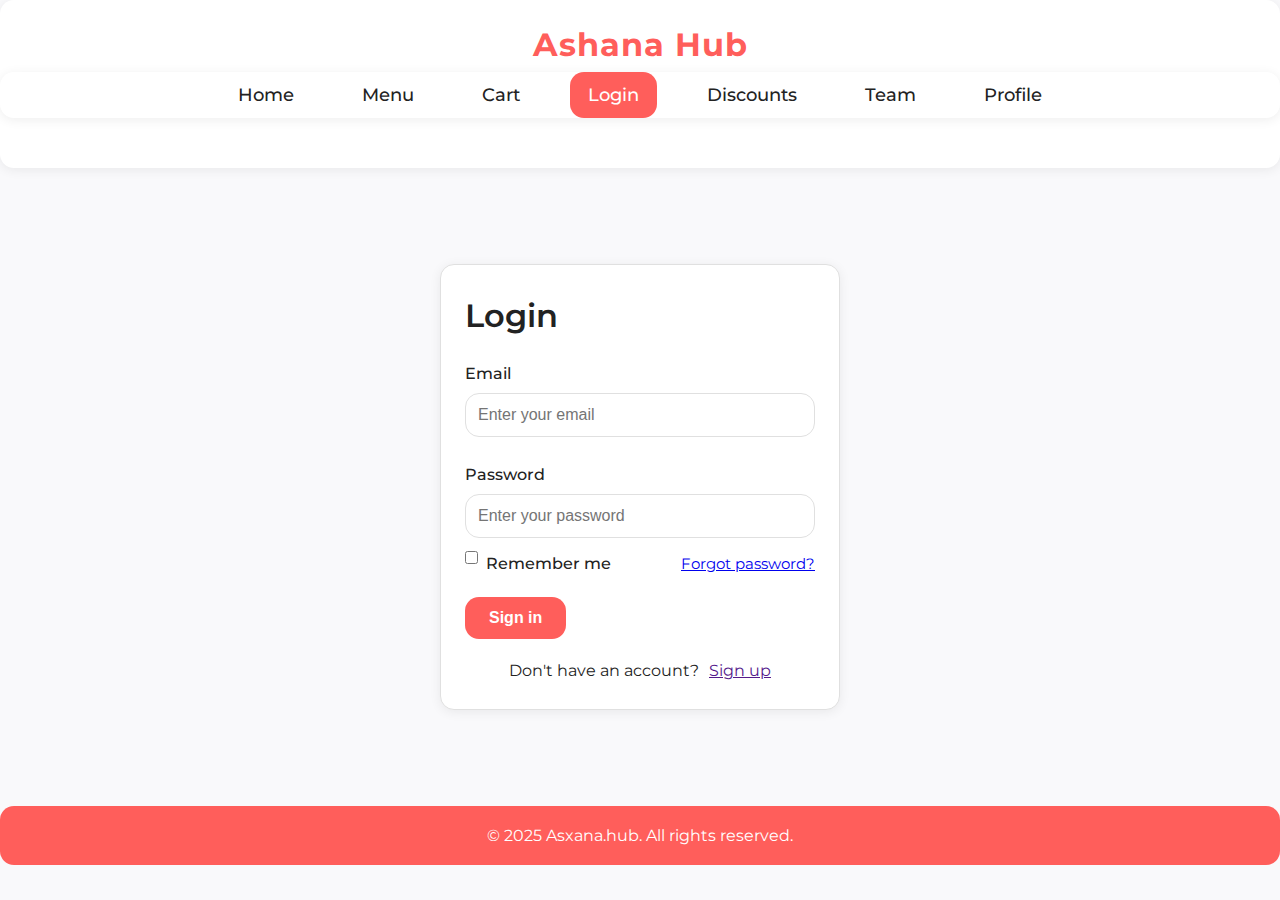
<file: auth.html>
<!DOCTYPE html>
<html lang="en">
<head>
    <meta charset="UTF-8">
    <meta name="viewport" content="width=device-width, initial-scale=1.0">
    <title>Authorization</title>
    <link href="https://fonts.googleapis.com/css2?family=Montserrat:wght@400;600&family=Poppins:wght@300;400&display=swap" rel="stylesheet">
    <link rel="stylesheet" href="styles/theme.css">
</head>
<body class="no-margin">
        <header>
            <div class="navbar-container">
                <div class="navbar-logo">Ashana Hub</div>
                <nav class="navbar-links">
                    <a href="index.html">Home</a>
                    <a href="menu.html">Menu</a>
                    <a href="cart.html">Cart</a>
                    <a href="auth.html" class="active">Login</a>
                    <a href="discounts.html">Discounts</a>
                    <a href="team.html">Team</a>
                    <a href="profile.html">Profile</a>
                </nav>
            </div>
        </header>

        <main class="container">
            <section class="card" style="max-width:400px;margin:40px auto;">
                <h1>Login</h1>
                <form>
                    <label for="Email">Email</label>
                    <input type="email" name="email" id="Email" placeholder="Enter your email">

                    <label for="Password">Password</label>
                    <input type="password" name="password" id="Password" placeholder="Enter your password">

                    <div style="display:flex;justify-content:space-between;align-items:center;margin-bottom:12px;white-space:nowrap;">
                        <div style="display:flex;align-items:center;">
                            <input type="checkbox" id="Remember" style="margin-right:8px;">
                            <label for="Remember" style="margin:0;">Remember me</label>
                        </div>
                        <a href="#" style="font-size:0.95em;">Forgot password?</a>
                    </div>

                    <button type="submit">Sign in</button>
                    <div style="margin-top:18px;text-align:center;">
                        <span style="font-size:0.97em;">Don't have an account?</span>
                        <a href="" style="margin-left:6px;">Sign up</a>
                    </div>
                </form>
            </section>
        </main>

        <footer class="footer">
            <p>© 2025 Asxana.hub. All rights reserved.</p>
        </footer>
        <script src="scripts/auth.js"></script>
</body>
</html>
</file>
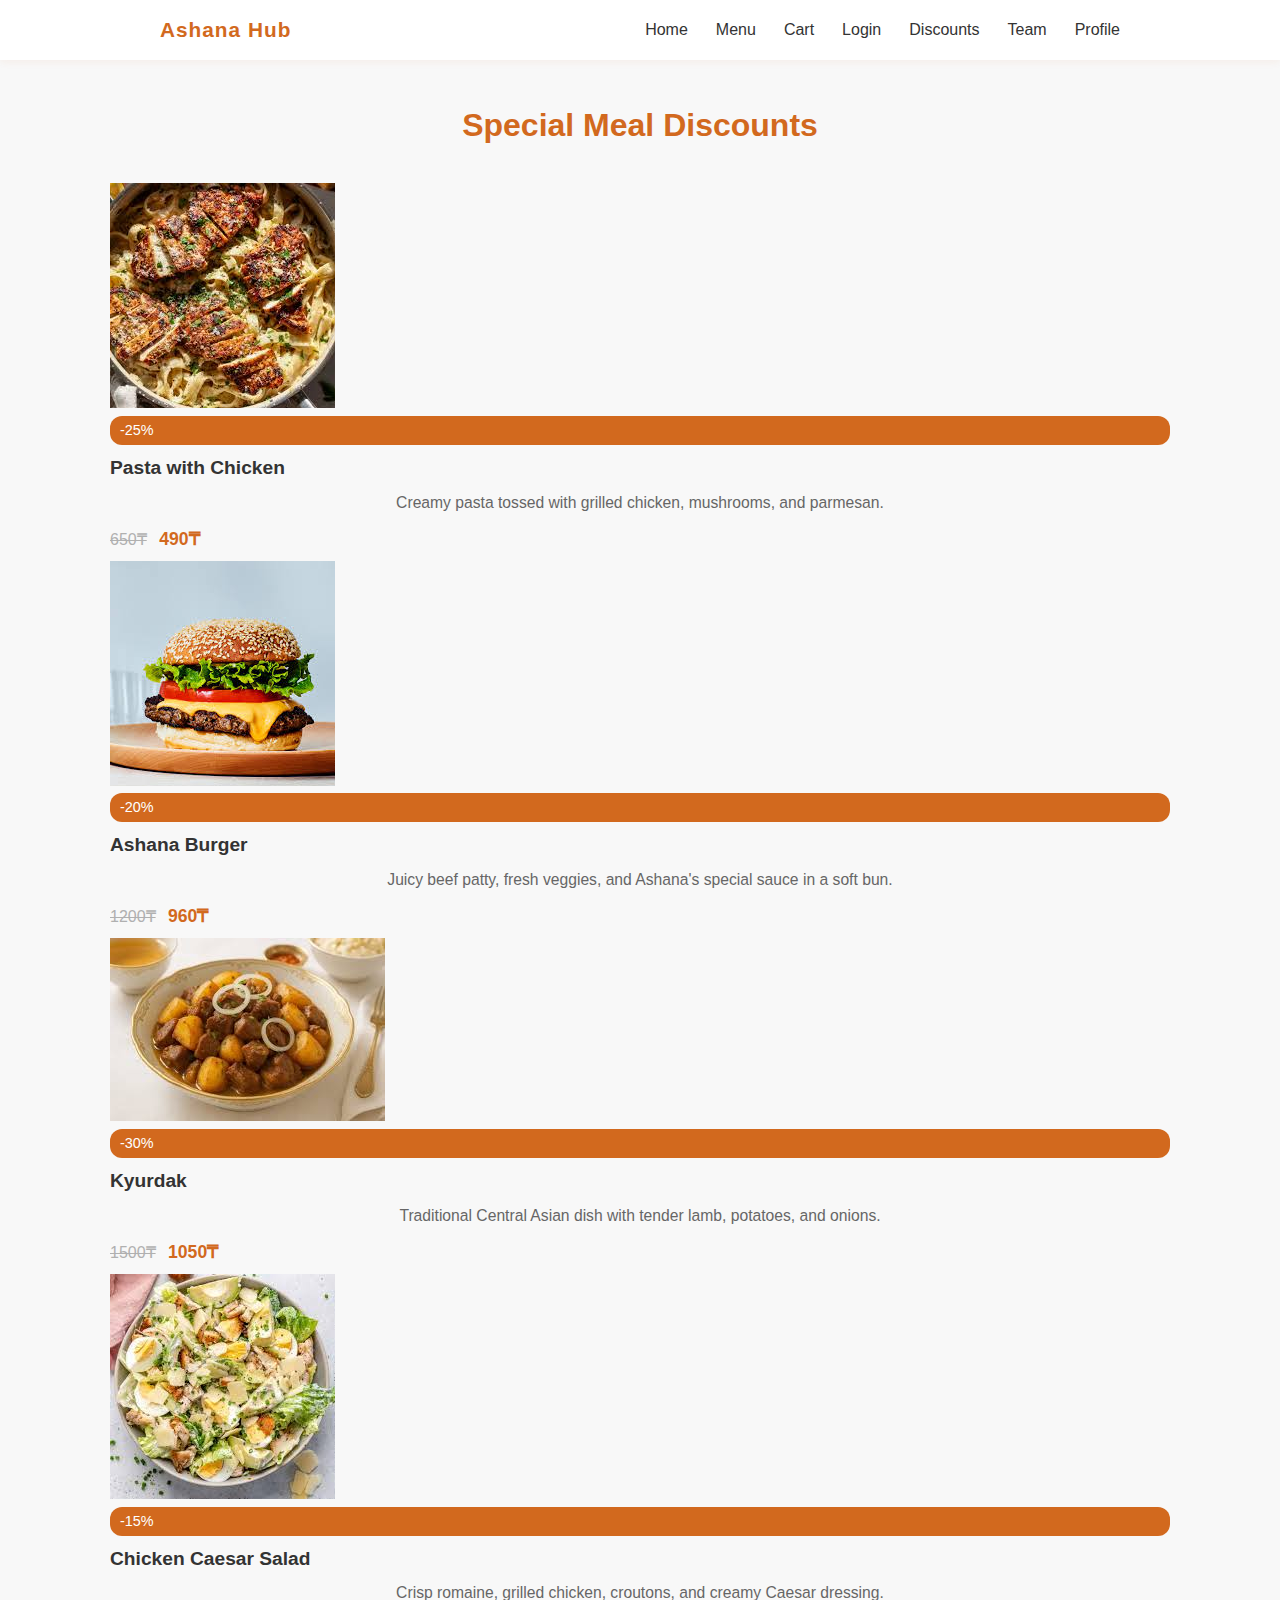
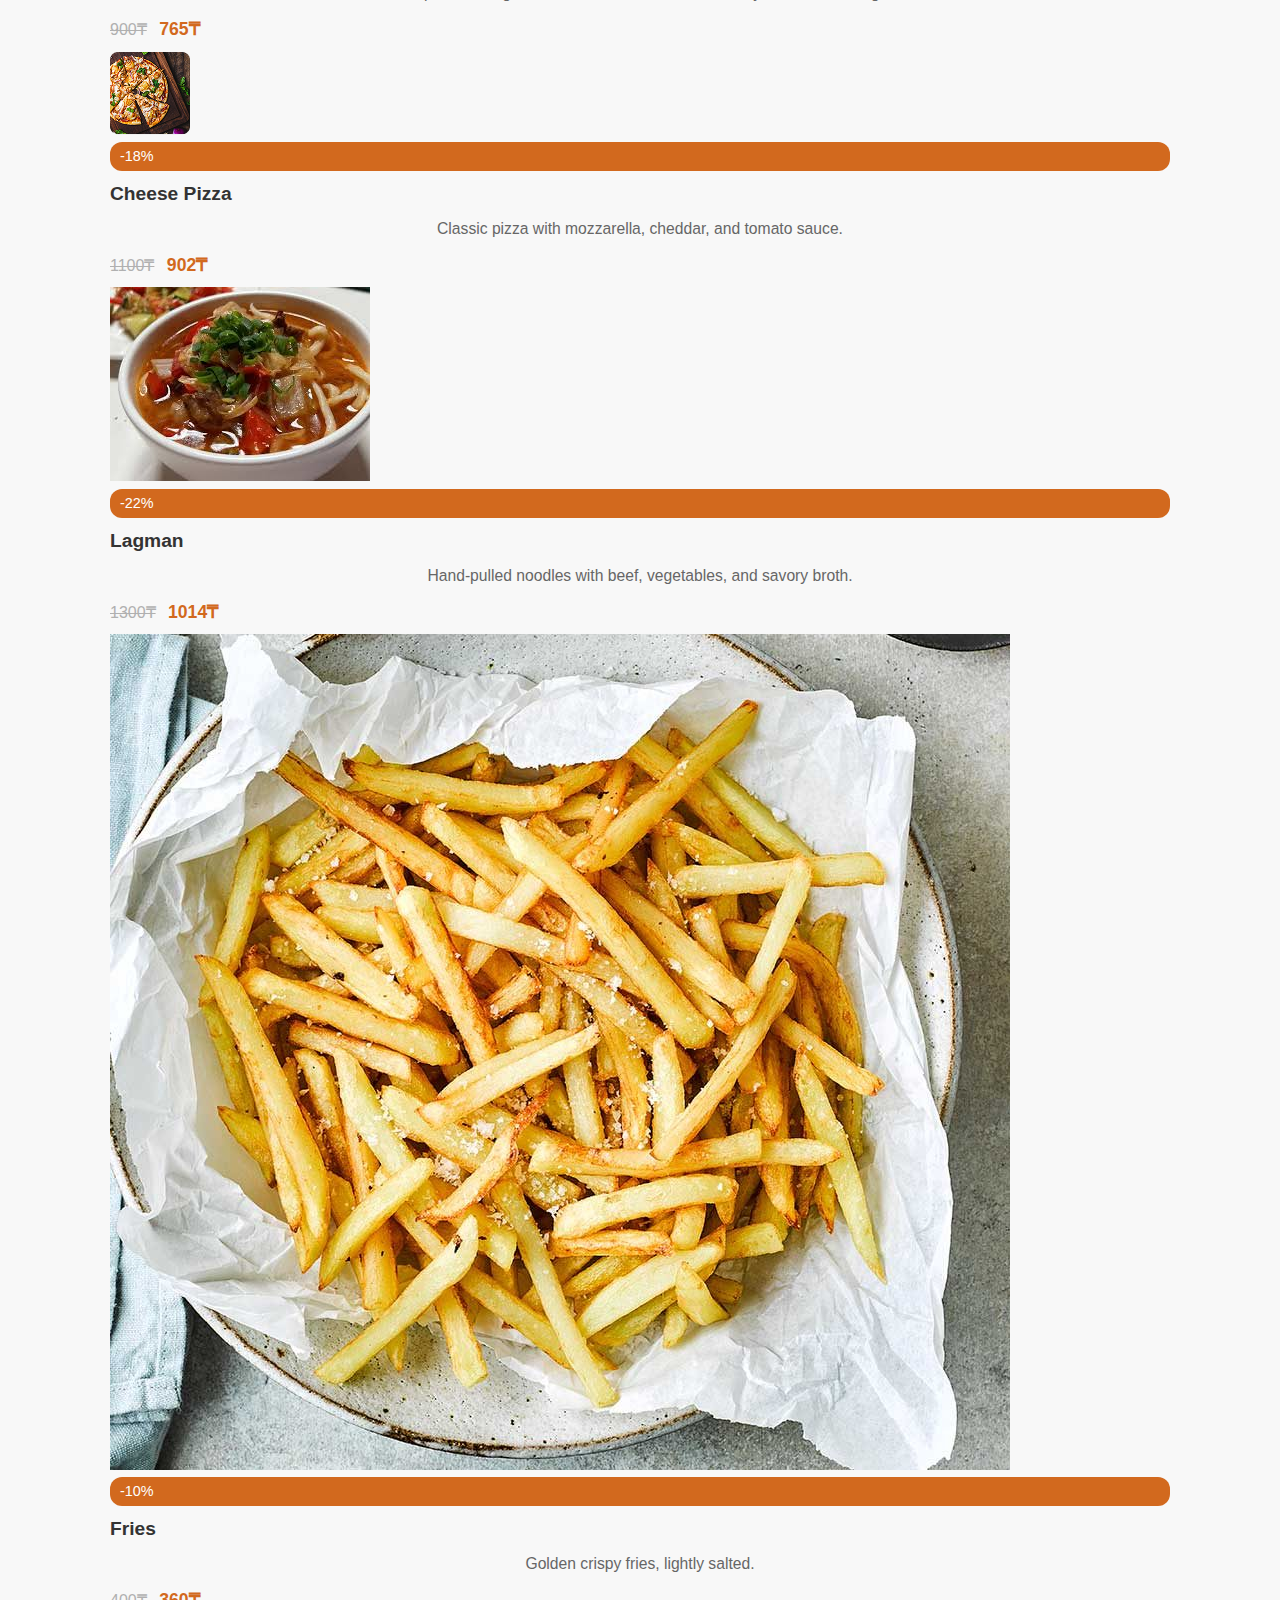
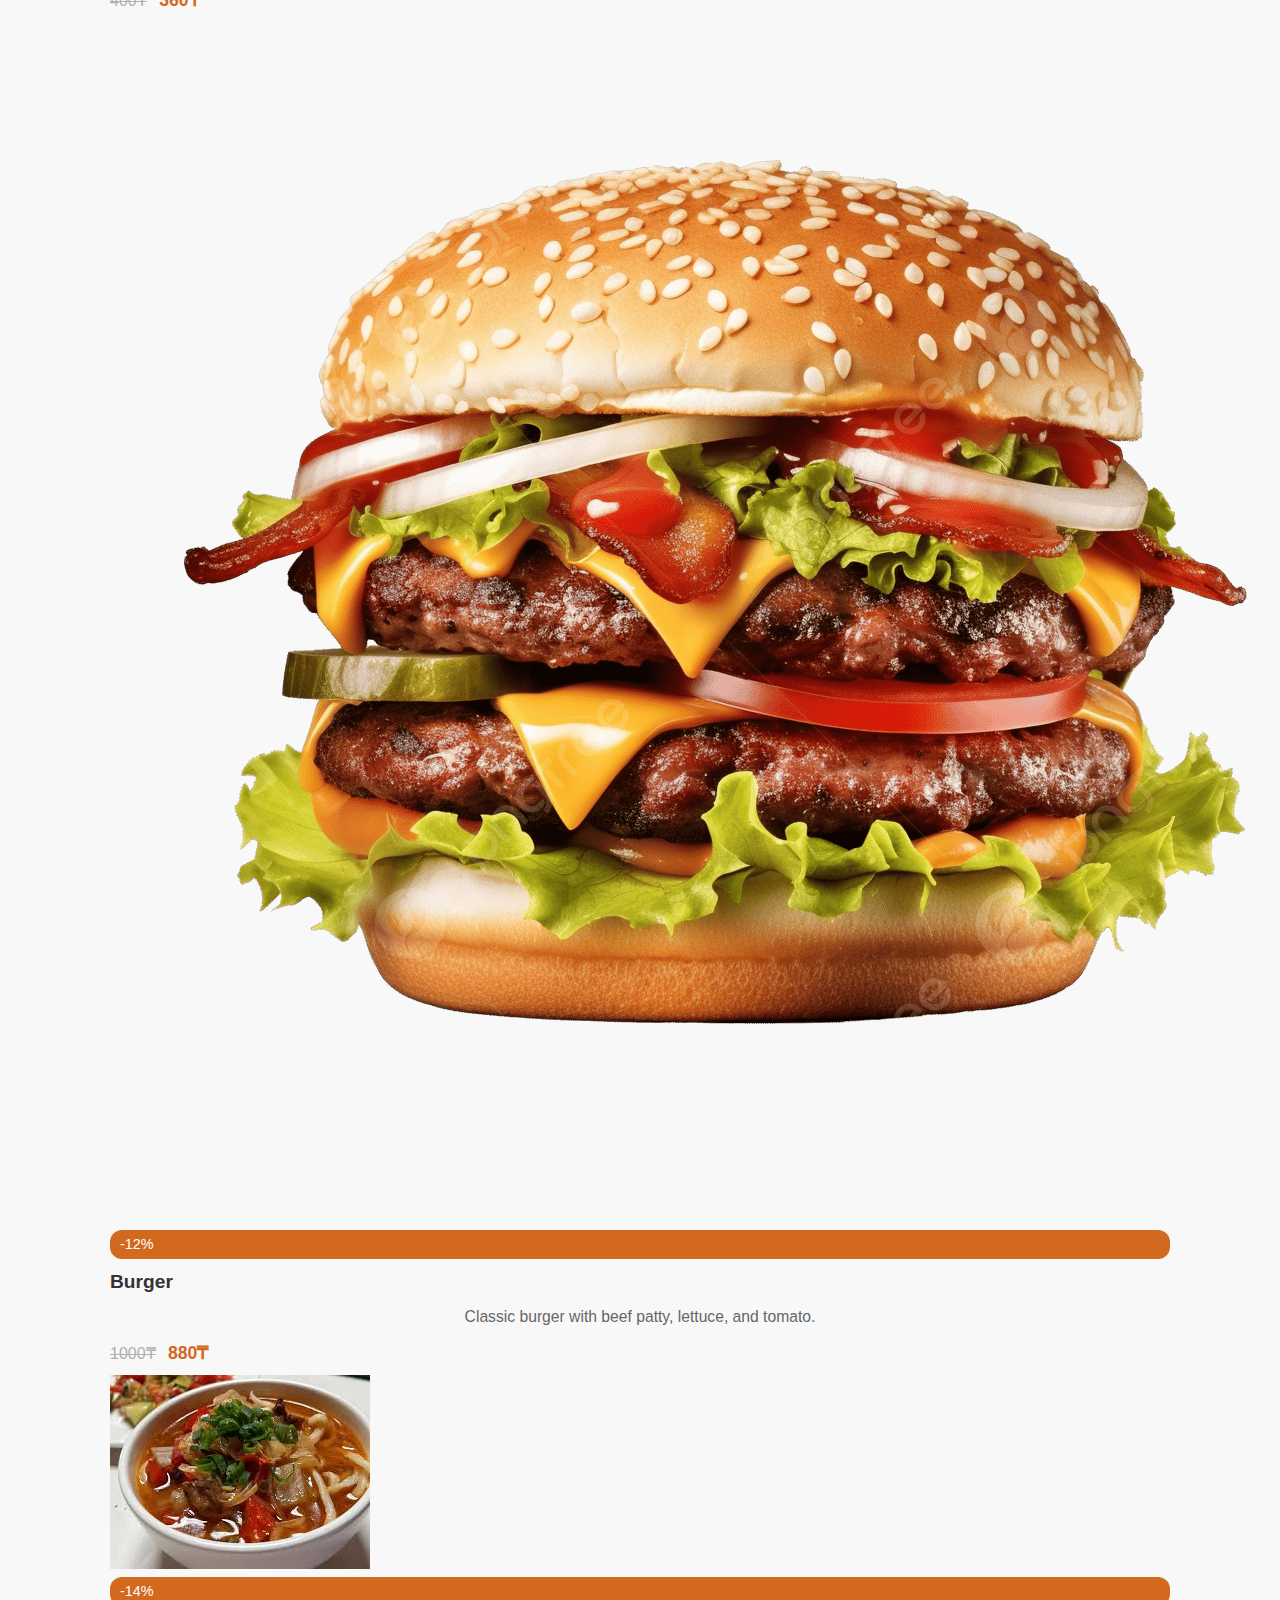
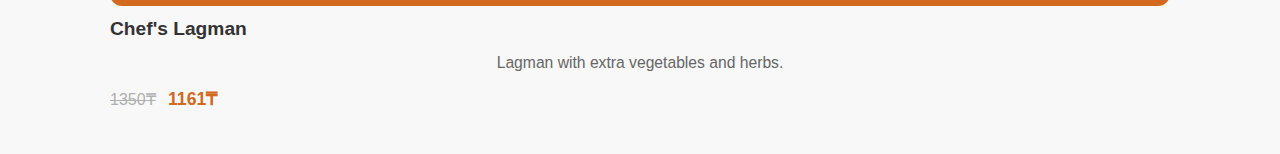
<file: discounts.html>
<!DOCTYPE html>
<html lang="en">
<head>
	<meta charset="UTF-8">
	<meta name="viewport" content="width=device-width, initial-scale=1.0">
	<title>Meal Discounts</title>
	<link rel="stylesheet" href="styles/main.css">
	<link rel="stylesheet" href="styles/discounts.css">
		
</head>
<body>
<script>
window.addEventListener('DOMContentLoaded', () => {
	const cards = document.querySelectorAll('.discount-card');
	cards.forEach((card, i) => {
		card.style.animationDelay = (i * 0.12) + 's';
	});
});
</script>
	<nav class="navbar">
		<div class="navbar-container">
			<div class="navbar-logo">Ashana Hub</div>
			<div class="navbar-links">
				<a href="main.html">Home</a>
				<a href="menu.html">Menu</a>
				<a href="cart.html">Cart</a>
				<a href="auth.html">Login</a>
				<a href="discounts.html">Discounts</a>
				<a href="team.html">Team</a>
				<a href="profile.html">Profile</a>
			</div>
		</div>
	</nav>
	<section>
		<h1>Special Meal Discounts</h1>
			<div class="gallery-grid">
				<div class="gallery-card">
					<img src="images/pasta-with-chicken.jpeg" alt="Pasta with Chicken">
					<div class="discount-badge">-25%</div>
					<div class="meal-name">Pasta with Chicken</div>
					<div class="meal-desc">Creamy pasta tossed with grilled chicken, mushrooms, and parmesan.</div>
					<div class="prices">
						<span class="old-price">650₸</span>
						<span class="new-price">490₸</span>
					</div>
				</div>
				<div class="gallery-card">
					<img src="images/ashana-burger.jpg" alt="Ashana Burger">
					<div class="discount-badge">-20%</div>
					<div class="meal-name">Ashana Burger</div>
					<div class="meal-desc">Juicy beef patty, fresh veggies, and Ashana's special sauce in a soft bun.</div>
					<div class="prices">
						<span class="old-price">1200₸</span>
						<span class="new-price">960₸</span>
					</div>
				</div>
				<div class="gallery-card">
					<img src="images/kyurdak.jpeg" alt="Kyurdak">
					<div class="discount-badge">-30%</div>
					<div class="meal-name">Kyurdak</div>
					<div class="meal-desc">Traditional Central Asian dish with tender lamb, potatoes, and onions.</div>
					<div class="prices">
						<span class="old-price">1500₸</span>
						<span class="new-price">1050₸</span>
					</div>
				</div>
				<div class="gallery-card">
					<img src="images/chicken-caesar-salad.jpeg" alt="Chicken Caesar Salad">
					<div class="discount-badge">-15%</div>
					<div class="meal-name">Chicken Caesar Salad</div>
					<div class="meal-desc">Crisp romaine, grilled chicken, croutons, and creamy Caesar dressing.</div>
					<div class="prices">
						<span class="old-price">900₸</span>
						<span class="new-price">765₸</span>
					</div>
				</div>
				<div class="gallery-card">
					<img src="images/cheese-pizza.png" alt="Cheese Pizza">
					<div class="discount-badge">-18%</div>
					<div class="meal-name">Cheese Pizza</div>
					<div class="meal-desc">Classic pizza with mozzarella, cheddar, and tomato sauce.</div>
					<div class="prices">
						<span class="old-price">1100₸</span>
						<span class="new-price">902₸</span>
					</div>
				</div>
				<div class="gallery-card">
					<img src="images/lagman.jpeg" alt="Lagman">
					<div class="discount-badge">-22%</div>
					<div class="meal-name">Lagman</div>
					<div class="meal-desc">Hand-pulled noodles with beef, vegetables, and savory broth.</div>
					<div class="prices">
						<span class="old-price">1300₸</span>
						<span class="new-price">1014₸</span>
					</div>
				</div>
				<div class="gallery-card">
					<img src="images/fries.jpg" alt="Fries">
					<div class="discount-badge">-10%</div>
					<div class="meal-name">Fries</div>
					<div class="meal-desc">Golden crispy fries, lightly salted.</div>
					<div class="prices">
						<span class="old-price">400₸</span>
						<span class="new-price">360₸</span>
					</div>
				</div>
				<div class="gallery-card">
					<img src="images/burger.png" alt="Burger">
					<div class="discount-badge">-12%</div>
					<div class="meal-name">Burger</div>
					<div class="meal-desc">Classic burger with beef patty, lettuce, and tomato.</div>
					<div class="prices">
						<span class="old-price">1000₸</span>
						<span class="new-price">880₸</span>
					</div>
				</div>
				<div class="gallery-card">
					<img src="images/lagman.jpeg" alt="Chef's Lagman">
					<div class="discount-badge">-14%</div>
					<div class="meal-name">Chef's Lagman</div>
					<div class="meal-desc">Lagman with extra vegetables and herbs.</div>
					<div class="prices">
						<span class="old-price">1350₸</span>
						<span class="new-price">1161₸</span>
					</div>
				</div>
			</div>
		</div>
	</section>
</body>
</html>
</file>
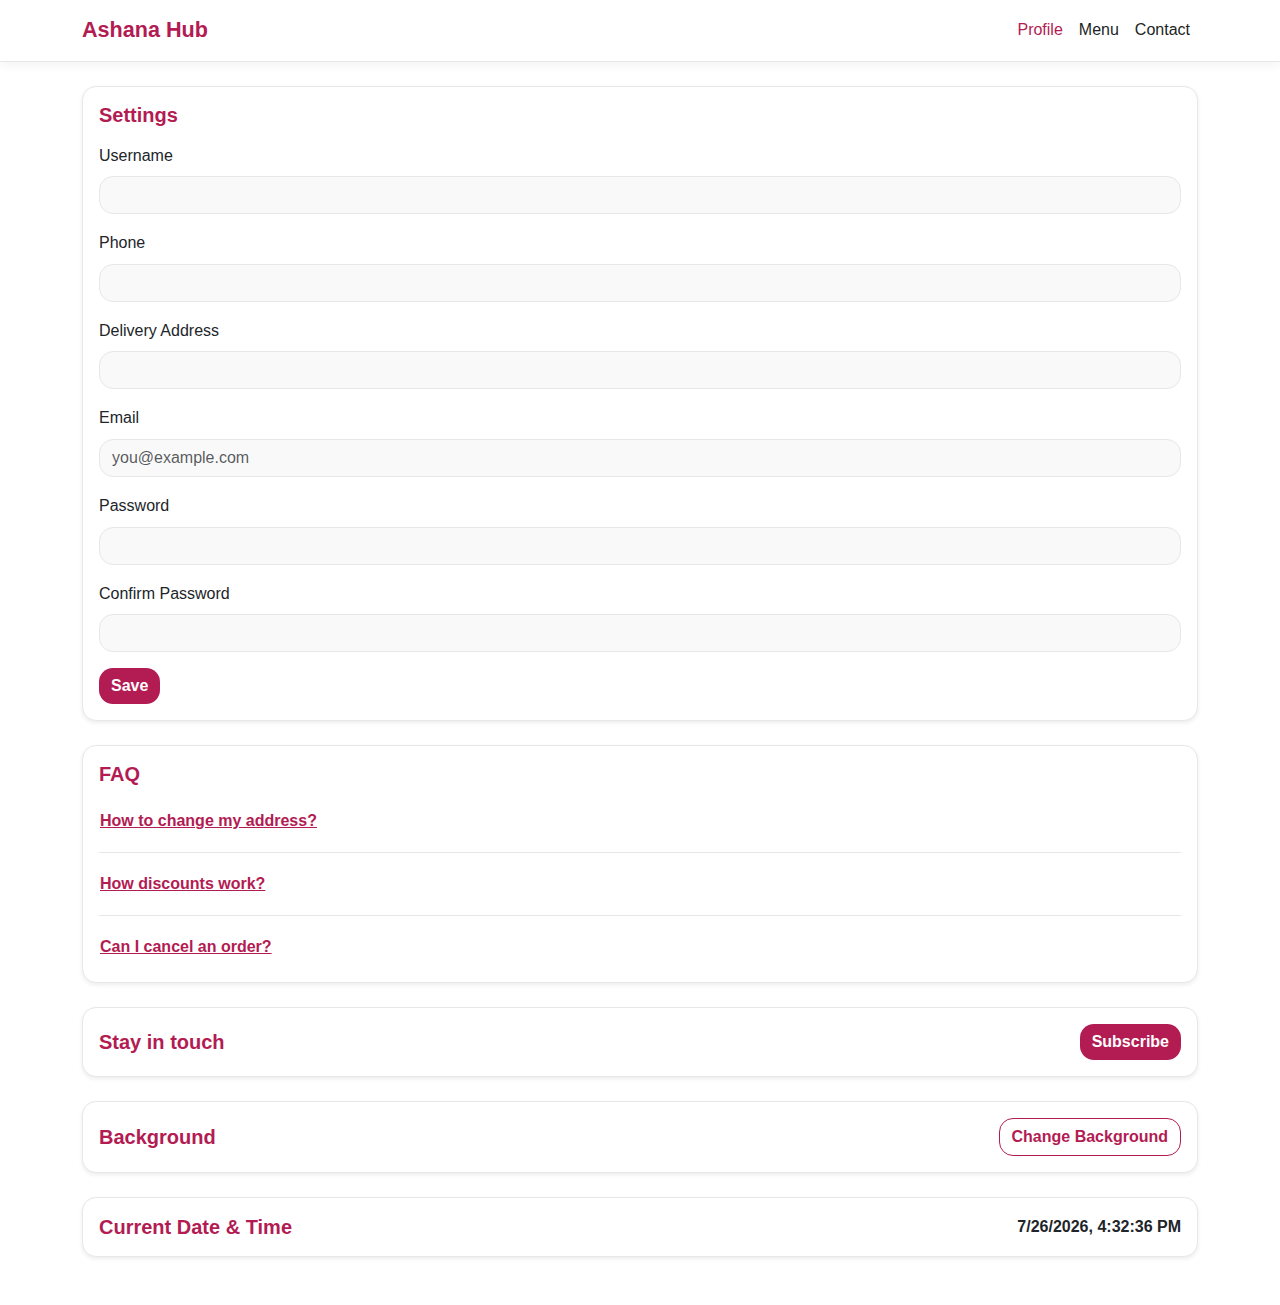
<file: profile.html>
<!DOCTYPE html>
<html lang="en">
<head>
  <meta charset="UTF-8" />
  <meta name="viewport" content="width=device-width, initial-scale=1.0" />
  <title>Ashana Hub — Profile</title>
  <link href="https://cdn.jsdelivr.net/npm/bootstrap@5.3.3/dist/css/bootstrap.min.css" rel="stylesheet">
  <link rel="stylesheet" href="style.css" />
</head>
<body>

<nav class="navbar navbar-expand-lg navbar-light bg-light">
  <div class="container">
    <a class="navbar-brand fw-bold" href="#">Ashana Hub</a>
    <button class="navbar-toggler" type="button" data-bs-toggle="collapse" data-bs-target="#navbarNav">
      <span class="navbar-toggler-icon"></span>
    </button>
    <div class="collapse navbar-collapse" id="navbarNav">
      <ul class="navbar-nav ms-auto">
        <li class="nav-item"><a class="nav-link active" href="#">Profile</a></li>
        <li class="nav-item"><a class="nav-link" href="#">Menu</a></li>
        <li class="nav-item"><a class="nav-link" href="#">Contact</a></li>
      </ul>
    </div>
  </div>
</nav>

<main class="container py-4">

  <section class="card shadow-sm mb-4">
    <div class="card-body">
      <h2 class="h5 mb-3">Settings</h2>
      <form id="settingsForm" novalidate>
        <div class="mb-3">
          <label for="username" class="form-label">Username</label>
          <input id="username" class="form-control" required>
          <div class="invalid-feedback">Username is required</div>
        </div>

        <div class="mb-3">
          <label for="phone" class="form-label">Phone</label>
          <input id="phone" class="form-control" required>
          <div class="invalid-feedback">Phone is required</div>
        </div>

        <div class="mb-3">
          <label for="address" class="form-label">Delivery Address</label>
          <input id="address" class="form-control" required>
          <div class="invalid-feedback">Address is required</div>
        </div>

        <div class="mb-3">
          <label for="email" class="form-label">Email</label>
          <input id="email" type="email" class="form-control" placeholder="you@example.com" required>
          <div class="invalid-feedback">Enter a valid email</div>
        </div>

        <div class="mb-3">
          <label for="password" class="form-label">Password</label>
          <input id="password" type="password" class="form-control" minlength="8" required>
          <div class="invalid-feedback">At least 8 characters</div>
        </div>

        <div class="mb-3">
          <label for="confirm" class="form-label">Confirm Password</label>
          <input id="confirm" type="password" class="form-control" required>
          <div class="invalid-feedback">Passwords do not match</div>
        </div>

        <button type="submit" class="btn btn-primary">Save</button>
      </form>
    </div>
  </section>

  <section class="card shadow-sm mb-4" id="faq">
    <div class="card-body">
      <h2 class="h5 mb-3">FAQ</h2>
      <div class="faq-item">
        <button class="faq-q btn btn-link text-start w-100 px-0">How to change my address?</button>
        <div class="faq-a">Open “Settings” → fill “Delivery Address” → Save changes.</div>
      </div>
      <div class="faq-item">
        <button class="faq-q btn btn-link text-start w-100 px-0">How discounts work?</button>
        <div class="faq-a">We apply promo codes automatically to eligible orders.</div>
      </div>
      <div class="faq-item">
        <button class="faq-q btn btn-link text-start w-100 px-0">Can I cancel an order?</button>
        <div class="faq-a">Yes, before it moves to “Processing”. Contact support.</div>
      </div>
    </div>
  </section>

  <section class="card shadow-sm mb-4">
    <div class="card-body d-flex justify-content-between align-items-center">
      <h2 class="h5 mb-0">Stay in touch</h2>
      <button id="openPopupBtn" class="btn btn-success">Subscribe</button>
    </div>
  </section>

  <section class="card shadow-sm mb-4">
    <div class="card-body d-flex justify-content-between align-items-center">
      <h2 class="h5 mb-0">Background</h2>
      <button id="changeBgBtn" class="btn btn-outline-primary">Change Background</button>
    </div>
  </section>

  <section class="card shadow-sm mb-4">
    <div class="card-body d-flex justify-content-between align-items-center">
      <h2 class="h5 mb-0">Current Date & Time</h2>
      <div id="clock" class="fw-semibold"></div>
    </div>
  </section>

</main>

<div id="popupOverlay" class="popup-overlay" aria-hidden="true">
  <div class="popup-window" role="dialog" aria-modal="true" aria-labelledby="popupTitle">
    <button id="closePopupBtn" class="btn-close popup-close"></button>
    <h3 id="popupTitle" class="h5 mb-3">Subscribe to news</h3>
    <form id="popupForm" novalidate>
      <div class="mb-3">
        <label for="popupEmail" class="form-label">Email</label>
        <input id="popupEmail" type="email" class="form-control" required>
        <div class="invalid-feedback">Enter a valid email.</div>
      </div>
      <button type="submit" class="btn btn-primary w-100">Subscribe</button>
    </form>
  </div>
</div>

<script src="app.js"></script>
<script src="https://cdn.jsdelivr.net/npm/bootstrap@5.3.3/dist/js/bootstrap.bundle.min.js"></script>
</body>
</html>
</file>
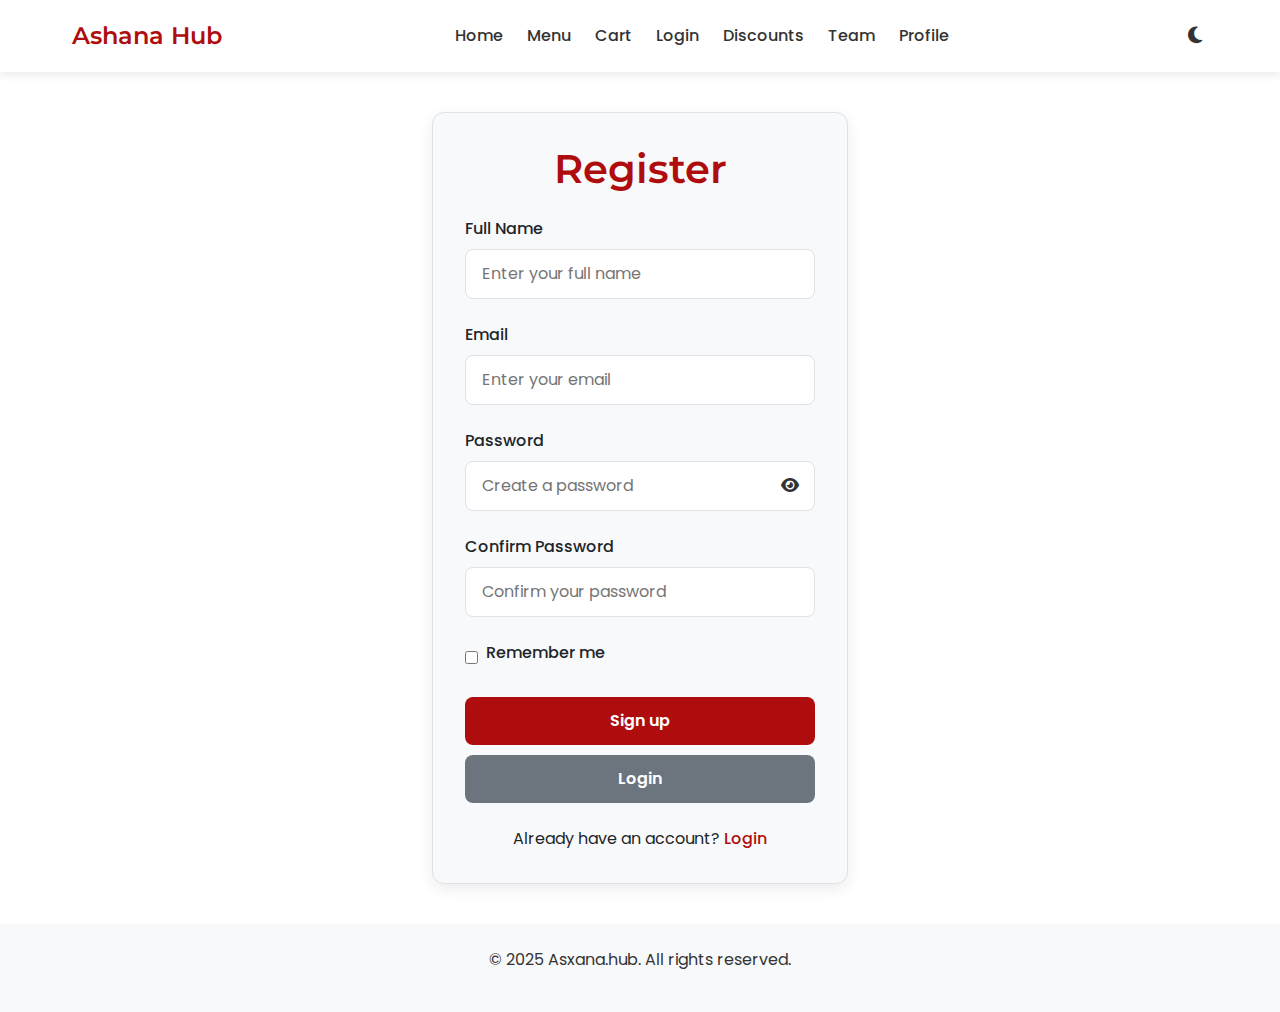
<file: register.html>
<!DOCTYPE html>
<html lang="en">
<head>
    <meta charset="UTF-8">
    <meta name="viewport" content="width=device-width, initial-scale=1.0">
    <title>Register - Ashana Hub</title>
    <!-- Bootstrap CSS -->
    <link href="https://cdn.jsdelivr.net/npm/bootstrap@5.3.0/dist/css/bootstrap.min.css" rel="stylesheet">
    <!-- Font Awesome -->
    <link rel="stylesheet" href="https://cdnjs.cloudflare.com/ajax/libs/font-awesome/6.4.0/css/all.min.css">
    <!-- Google Fonts -->
    <link href="https://fonts.googleapis.com/css2?family=Montserrat:wght@400;600&family=Poppins:wght@300;400&display=swap" rel="stylesheet">
    <style>
            :root {
                --primary-color: #af0d0d;
                --secondary-color: #e99b0b;
                --accent-color: #e6d222;
                --light-bg: #ffffff;
                --light-text: #333333;
                --light-card: #f8f9fa;
                --light-border: #dee2e6;
                --dark-bg: #121212;
                --dark-text: #f8f9fa;
                --dark-card: #1e1e1e;
                --dark-border: #444444;
                --transition: all 0.3s ease;
            }

            body {
                font-family: 'Poppins', sans-serif;
                background-color: var(--light-bg);
                color: var(--light-text);
                transition: var(--transition);
                margin: 0;
                padding: 0;
                min-height: 100vh;
                display: flex;
                flex-direction: column;
            }

            body.dark-mode {
                background-color: var(--dark-bg);
                color: var(--dark-text);
            }

            header {
                background-color: var(--light-bg);
                box-shadow: 0 2px 10px rgba(0, 0, 0, 0.1);
                transition: var(--transition);
            }

            .dark-mode header {
                background-color: var(--dark-card);
                box-shadow: 0 2px 10px rgba(0, 0, 0, 0.3);
            }

            .navbar-container {
                display: flex;
                justify-content: space-between;
                align-items: center;
                padding: 1rem 2rem;
                max-width: 1200px;
                margin: 0 auto;
            }

            .navbar-logo {
                font-family: 'Montserrat', sans-serif;
                font-weight: 600;
                font-size: 1.5rem;
                color: var(--primary-color);
            }

            .navbar-links {
                display: flex;
                gap: 1.5rem;
            }

            .navbar-links a {
                text-decoration: none;
                color: var(--light-text);
                font-weight: 500;
                transition: var(--transition);
                padding: 0.5rem 0;
                position: relative;
            }

            .dark-mode .navbar-links a {
                color: var(--dark-text);
            }

            .navbar-links a:hover,
            .navbar-links a.active {
                color: var(--primary-color);
            }

            .navbar-links a::after {
                content: '';
                position: absolute;
                bottom: 0;
                left: 0;
                width: 0;
                height: 2px;
                background-color: var(--primary-color);
                transition: var(--transition);
            }

            .navbar-links a:hover::after,
            .navbar-links a.active::after {
                width: 100%;
            }

            .theme-toggle {
                background: none;
                border: none;
                cursor: pointer;
                font-size: 1.2rem;
                color: var(--light-text);
                transition: var(--transition);
            }

            .dark-mode .theme-toggle {
                color: var(--dark-text);
            }

            .theme-toggle:hover {
                transform: rotate(30deg);
            }

            main {
                flex: 1;
                padding: 2rem 1rem;
                max-width: 1200px;
                margin: 0 auto;
                width: 100%;
            }

            .stats-container {
                display: flex;
                justify-content: center;
                gap: 3rem;
                margin: 3rem 0;
                flex-wrap: wrap;
            }

            .stat-item {
                text-align: center;
                padding: 1rem;
            }

            .stat-number {
                font-size: 3rem;
                font-weight: bold;
                margin-bottom: 0.5rem;
            }

            .users {
                color: var(--primary-color);
            }

            .orders {
                color: var(--secondary-color);
            }

            .reviews {
                color: var(--accent-color);
            }

            .card {
                background-color: var(--light-card);
                border-radius: 12px;
                box-shadow: 0 5px 15px rgba(0, 0, 0, 0.08);
                padding: 2rem;
                transition: var(--transition);
                border: 1px solid var(--light-border);
            }

            .dark-mode .card {
                background-color: var(--dark-card);
                box-shadow: 0 5px 15px rgba(0, 0, 0, 0.2);
                border: 1px solid var(--dark-border);
            }

            .card h1 {
                font-family: 'Montserrat', sans-serif;
                font-weight: 600;
                text-align: center;
                margin-bottom: 1.5rem;
                color: var(--primary-color);
            }

            .form-group {
                margin-bottom: 1.5rem;
            }

            label {
                display: block;
                margin-bottom: 0.5rem;
                font-weight: 500;
            }

            input[type="email"],
            input[type="password"],
            input[type="text"] {
                width: 100%;
                padding: 0.75rem 1rem;
                border: 1px solid var(--light-border);
                border-radius: 8px;
                font-size: 1rem;
                transition: var(--transition);
                background-color: var(--light-bg);
                color: var(--light-text);
            }

            .dark-mode input[type="email"],
            .dark-mode input[type="password"] {
                background-color: var(--dark-bg);
                border: 1px solid var(--dark-border);
                color: var(--dark-text);
            }

            input[type="email"]:focus,
            input[type="password"]:focus {
                outline: none;
                border-color: var(--primary-color);
                box-shadow: 0 0 0 2px rgba(175, 13, 13, 0.2);
            }

            .form-options {
                display: flex;
                justify-content: space-between;
                align-items: center;
                margin-bottom: 1.5rem;
                flex-wrap: wrap;
                gap: 0.5rem;
            }

            .remember-me {
                display: flex;
                align-items: center;
                gap: 0.5rem;
            }

            .forgot-password {
                color: var(--primary-color);
                text-decoration: none;
                transition: var(--transition);
            }

            .forgot-password:hover {
                text-decoration: underline;
            }

            .btn-submit {
                width: 100%;
                padding: 0.75rem;
                background-color: var(--primary-color);
                color: white;
                border: none;
                border-radius: 8px;
                font-size: 1rem;
                font-weight: 600;
                cursor: pointer;
                transition: var(--transition);
            }

            .btn-submit:hover {
                background-color: #8a0a0a;
                transform: translateY(-2px);
            }

            .btn-submit:disabled {
                background-color: #cccccc;
                cursor: not-allowed;
                transform: none;
            }

            .signup-link {
                text-align: center;
                margin-top: 1.5rem;
            }

            .signup-link a {
                color: var(--primary-color);
                text-decoration: none;
                font-weight: 500;
                transition: var(--transition);
            }

            .signup-link a:hover {
                text-decoration: underline;
            }

            .password-container {
                position: relative;
            }

            .toggle-password {
                position: absolute;
                right: 10px;
                top: 50%;
                transform: translateY(-50%);
                background: none;
                border: none;
                color: var(--light-text);
                cursor: pointer;
                transition: var(--transition);
            }

            .dark-mode .toggle-password {
                color: var(--dark-text);
            }

            .greeting {
                padding: 12px 20px;
                margin: 20px auto;
                max-width: 400px;
                border-radius: 8px;
                text-align: center;
                font-size: 1.1rem;
                font-weight: 500;
                box-shadow: 0 2px 8px rgba(0,0,0,0.1);
                transition: var(--transition);
            }

            .dark-mode .greeting {
                box-shadow: 0 2px 8px rgba(0,0,0,0.3);
            }

            .footer {
                background-color: var(--light-card);
                text-align: center;
                padding: 1.5rem;
                margin-top: auto;
                transition: var(--transition);
            }

            .dark-mode .footer {
                background-color: var(--dark-card);
            }

            /* Responsive Design */
            @media (max-width: 768px) {
                .navbar-container {
                    flex-direction: column;
                    gap: 1rem;
                    padding: 1rem;
                }

                .navbar-links {
                    flex-wrap: wrap;
                    justify-content: center;
                    gap: 1rem;
                }

                .stats-container {
                    gap: 1.5rem;
                }

                .stat-number {
                    font-size: 2.5rem;
                }

                .card {
                    padding: 1.5rem;
                }

                .form-options {
                    flex-direction: column;
                    align-items: flex-start;
                    gap: 1rem;
                }
            }

            @media (max-width: 576px) {
                .stats-container {
                    flex-direction: column;
                    gap: 1rem;
                }

                .stat-item {
                    padding: 0.5rem;
                }

                .card {
                    padding: 1rem;
                }
            }
    </style>
</head>
<body>
    <header>
        <div class="navbar-container">
            <div class="navbar-logo">Ashana Hub</div>
            <nav class="navbar-links">
                <a href="index.html">Home</a>
                <a href="menu.html">Menu</a>
                <a href="cart.html">Cart</a>
                <a href="auth.html">Login</a>
                <a href="discounts.html">Discounts</a>
                <a href="team.html">Team</a>
                <a href="profile.html">Profile</a>
            </nav>
            <button class="theme-toggle" id="themeToggle">
                <i class="fas fa-moon"></i>
            </button>
        </div>
    </header>

    

        <section class="card" style="max-width:420px;margin:40px auto;">
            <h1>Register</h1>
            <form id="registerForm">
                <div class="form-group">
                    <label for="FullName">Full Name</label>
                    <input type="text" name="name" id="FullName" placeholder="Enter your full name" required>
                </div>

                <div class="form-group">
                    <label for="Email">Email</label>
                    <input type="email" name="email" id="Email" placeholder="Enter your email" required>
                </div>
                
                <div class="form-group">
                    <label for="Password">Password</label>
                    <div class="password-container">
                        <input type="password" name="password" id="Password" placeholder="Create a password" required>
                        <button type="button" class="toggle-password" id="togglePassword">
                            <i class="fas fa-eye"></i>
                        </button>
                    </div>
                </div>

                <div class="form-group">
                    <label for="ConfirmPassword">Confirm Password</label>
                    <input type="password" name="confirm_password" id="ConfirmPassword" placeholder="Confirm your password" required>
                </div>

                <div class="form-options">
                    <div class="remember-me">
                        <input type="checkbox" id="Remember">
                        <label for="Remember">Remember me</label>
                    </div>
                </div>
                <div id="formMessage" class="text-danger small" style="margin-top:10px;"></div>

                <button type="submit" class="btn-submit" id="submitBtn">Sign up</button>
                <button type="button" class="btn-submit" id="loginBtn" style="background:#6c757d;margin-top:10px;" onclick="location.href='auth.html'">Login</button>
                
                <div class="signup-link">
                    <span>Already have an account?</span>
                    <a href="auth.html">Login</a>
                </div>
            </form>
        </section>
    </main>

    <footer class="footer">
        <p>© 2025 Asxana.hub. All rights reserved.</p>
    </footer>

    <!-- Bootstrap JS -->
    <script src="https://cdn.jsdelivr.net/npm/bootstrap@5.3.0/dist/js/bootstrap.bundle.min.js"></script>
    <!-- jQuery -->
    <script src="https://code.jquery.com/jquery-3.7.1.min.js"></script>
    <script src="scripts/auth.js"></script>

</body>
</html>
</file>
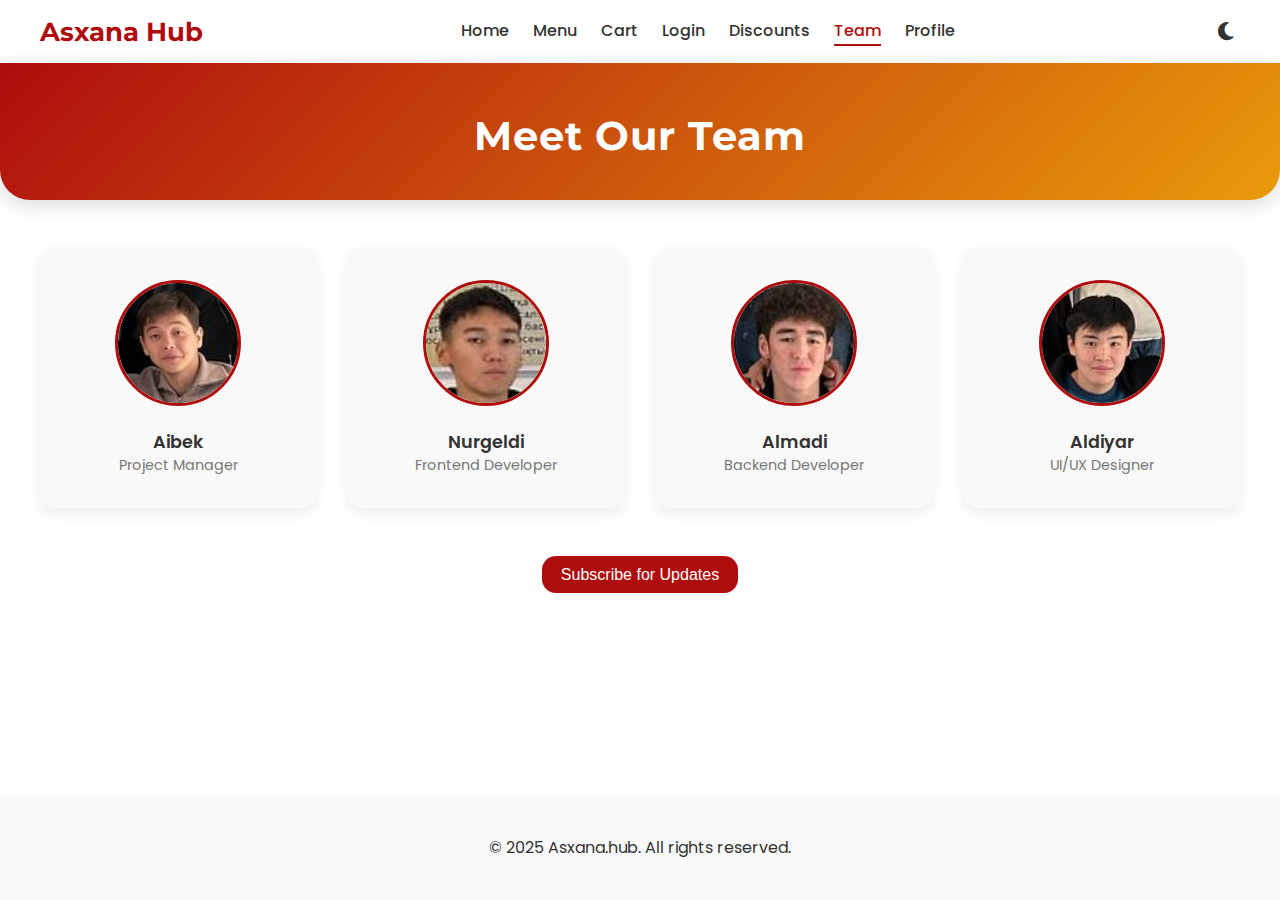
<file: team.html>
<!DOCTYPE html>
<html lang="en">
<head>
  <meta charset="UTF-8">
  <meta name="viewport" content="width=device-width, initial-scale=1.0">
  <title>Our Team | Asxana Hub</title>
  <link href="https://fonts.googleapis.com/css2?family=Montserrat:wght@500;700&family=Poppins:wght@300;400;500&display=swap" rel="stylesheet">
  <link rel="stylesheet" href="https://cdnjs.cloudflare.com/ajax/libs/font-awesome/6.4.0/css/all.min.css">
  <style>
    :root {
      --primary-color: #af0d0d;
      --secondary-color: #e99b0b;
      --accent-color: #e6d222;
      --light-bg: #ffffff;
      --light-text: #333;
      --light-card: #f9f9f9;
      --dark-bg: #121212;
      --dark-text: #f8f9fa;
      --dark-card: #1e1e1e;
      --transition: all 0.3s ease;
      --radius: 14px;
    }

    body {
      font-family: 'Poppins', sans-serif;
      background-color: var(--light-bg);
      color: var(--light-text);
      margin: 0;
      padding: 0;
      min-height: 100vh;
      display: flex;
      flex-direction: column;
      transition: var(--transition);
    }

    body.dark-mode {
      background-color: var(--dark-bg);
      color: var(--dark-text);
    }

    header {
      background-color: var(--light-bg);
      box-shadow: 0 2px 10px rgba(0,0,0,0.1);
      transition: var(--transition);
    }

    .dark-mode header {
      background-color: var(--dark-card);
      box-shadow: 0 2px 10px rgba(0,0,0,0.3);
    }

    .navbar-container {
      display: flex;
      justify-content: space-between;
      align-items: center;
      padding: 1rem 2rem;
      max-width: 1200px;
      margin: 0 auto;
    }

    .navbar-logo {
      font-family: 'Montserrat', sans-serif;
      font-weight: 700;
      font-size: 1.6rem;
      color: var(--primary-color);
    }

    .navbar-links {
      display: flex;
      gap: 1.5rem;
    }

    .navbar-links a {
      text-decoration: none;
      color: inherit;
      font-weight: 500;
      position: relative;
      padding-bottom: 3px;
      transition: color 0.3s ease;
    }

    .navbar-links a:hover {
        color: var(--primary-color);
    }

    .navbar-links a::after {
      content: "";
      position: absolute;
      bottom: 0;
      left: 0;
      width: 0;
      height: 2px;
      background-color: var(--primary-color);
      transition: width 0.3s ease;
    }

    .navbar-links a:hover::after,
    .navbar-links a.active::after {
      width: 100%;
    }

    .theme-toggle {
      border: none;
      background: none;
      font-size: 1.3rem;
      cursor: pointer;
      color: inherit;
      transition: transform 0.3s ease;
    }

    .theme-toggle:hover {
      transform: rotate(25deg);
    }

    /* ==== Page Title Bar ==== */
    .page-banner {
      background: linear-gradient(135deg, var(--primary-color), var(--secondary-color));
      color: #fff;
      text-align: center;
      padding: 3rem 1rem 2.5rem;
      border-bottom-left-radius: 30px;
      border-bottom-right-radius: 30px;
      box-shadow: 0 5px 20px rgba(0,0,0,0.15);
    }

    .page-banner h1 {
      font-family: 'Montserrat', sans-serif;
      font-size: 2.5rem;
      margin: 0;
      letter-spacing: 1px;
      animation: fadeDown 1s ease;
    }

    @keyframes fadeDown {
      from { opacity: 0; transform: translateY(-10px); }
      to { opacity: 1; transform: translateY(0); }
    }

    main {
      flex: 1;
      padding: 3rem 1rem;
      max-width: 1200px;
      margin: 0 auto;
      width: 100%;
    }

    /* ==== Team Grid ==== */
    #memberGrid {
      display: grid;
      grid-template-columns: repeat(auto-fill, minmax(250px, 1fr));
      gap: 2rem;
    }

    .member-card {
      background: var(--light-card);
      border-radius: var(--radius);
      text-align: center;
      padding: 2rem 1rem;
      box-shadow: 0 5px 15px rgba(0,0,0,0.08);
      transition: transform 0.3s ease, box-shadow 0.3s ease;
    }

    .dark-mode .member-card {
      background-color: var(--dark-card);
      box-shadow: 0 5px 15px rgba(0,0,0,0.25);
    }

    .member-card:hover {
      transform: translateY(-6px);
      box-shadow: 0 10px 25px rgba(0,0,0,0.15);
    }

    .member-card img {
      width: 120px;
      height: 120px;
      border-radius: 50%;
      object-fit: cover;
      border: 3px solid var(--primary-color);
      margin-bottom: 1rem;
      transition: transform 0.3s ease;
    }

    .member-card:hover img {
      transform: scale(1.05);
    }

    .member-name {
      font-weight: 600;
      font-size: 1.1rem;
    }

    .member-role {
      font-size: 0.9rem;
      color: #777;
    }

    /* ==== Buttons ==== */
    .btn {
      background-color: var(--primary-color);
      color: white;
      border: none;
      border-radius: var(--radius);
      padding: 0.6rem 1.2rem;
      cursor: pointer;
      font-size: 1rem;
      font-weight: 500;
      transition: background 0.3s ease, transform 0.2s ease;
    }

    .btn:hover {
      background-color: #900909;
      transform: translateY(-2px);
    }

    .btn-secondary {
      background-color: var(--secondary-color);
    }

    .btn-secondary:hover {
      background-color: #c37e08;
    }

    /* ==== Popup ==== */
    #popupOverlay {
      display: none;
      position: fixed;
      top: 0;
      left: 0;
      width: 100vw;
      height: 100vh;
      background: rgba(0,0,0,0.25);
      align-items: center;
      justify-content: center;
      z-index: 999;
    }

    .popup-window {
      background: var(--light-card);
      border-radius: var(--radius);
      padding: 32px 24px;
      position: relative;
      box-shadow: 0 5px 25px rgba(0,0,0,0.2);
      animation: fadeIn 0.4s ease;
    }

    @keyframes fadeIn {
      from { opacity: 0; transform: scale(0.9); }
      to { opacity: 1; transform: scale(1); }
    }

    .dark-mode .popup-window {
      background: var(--dark-card);
    }

    .popup-close {
      position: absolute;
      top: 16px;
      right: 16px;
      background: none;
      border: none;
      font-size: 1.5rem;
      cursor: pointer;
      color: inherit;
    }

    footer.footer {
      background-color: var(--light-card);
      text-align: center;
      padding: 1.5rem;
      margin-top: auto;
      transition: var(--transition);
    }

    .dark-mode footer.footer {
      background-color: var(--dark-card);
    }

  </style>
</head>

<body>
  <header>
    <div class="navbar-container">
      <div class="navbar-logo">Asxana Hub</div>
      <nav class="navbar-links">
        <a href="index.html">Home</a>
        <a href="menu.html">Menu</a>
        <a href="cart.html">Cart</a>
        <a href="auth.html">Login</a>
        <a href="discounts.html">Discounts</a>
        <a href="team.html" class="active" style="color: var(--primary-color);">Team</a>
        <a href="profile.html">Profile</a>
      </nav>
      <button class="theme-toggle" id="themeToggle"><i class="fas fa-moon"></i></button>
    </div>
  </header>

  <section class="page-banner">
    <h1>Meet Our Team</h1>
  </section>

  <main>
    <div id="memberGrid">
      <div class="member-card">
        <img src="images/team-aibek.png" alt="Aibek">
        <div class="member-name">Aibek</div>
        <div class="member-role">Project Manager</div>
      </div>

      <div class="member-card">
        <img src="images/team-nurgeldi.png" alt="Nurgeldi">
        <div class="member-name">Nurgeldi</div>
        <div class="member-role">Frontend Developer</div>
      </div>

      <div class="member-card">
        <img src="images/team-almadi.png" alt="Almadi">
        <div class="member-name">Almadi</div>
        <div class="member-role">Backend Developer</div>
      </div>

      <div class="member-card">
        <img src="images/team-aldiar.png" alt="Aldiyar">
        <div class="member-name">Aldiyar</div>
        <div class="member-role">UI/UX Designer</div>
      </div>
    </div>

    <div style="display:flex;justify-content:center;margin:3rem 0;">
      <button id="openPopupBtn" class="btn">Subscribe for Updates</button>
    </div>
  </main>

  <!-- Popup -->
  <div id="popupOverlay">
    <div class="popup-window">
      <button id="closePopupBtn" class="popup-close">&times;</button>
      <h3 style="text-align:center;">Stay in Touch</h3>
      <form id="popupForm" novalidate>
        <label for="popupEmail">Email:</label>
        <input id="popupEmail" type="email" required style="width:100%;padding:10px;margin-top:8px;border-radius:8px;border:1px solid #ccc;">
        <button type="submit" class="btn btn-secondary" style="width:100%;margin-top:15px;">Subscribe</button>
      </form>
    </div>
  </div>

  <footer class="footer">
    <p>© 2025 Asxana.hub. All rights reserved.</p>
  </footer>

  <script src="https://code.jquery.com/jquery-3.7.1.min.js"></script>
  <script>
    const themeToggle = document.getElementById('themeToggle');
    const themeIcon = themeToggle.querySelector('i');
    const currentTheme = localStorage.getItem('theme') || 'light';
    if (currentTheme === 'dark') {
      document.body.classList.add('dark-mode');
      themeIcon.classList.replace('fa-moon', 'fa-sun');
    }
    themeToggle.addEventListener('click', () => {
      document.body.classList.toggle('dark-mode');
      if (document.body.classList.contains('dark-mode')) {
        localStorage.setItem('theme', 'dark');
        themeIcon.classList.replace('fa-moon', 'fa-sun');
      } else {
        localStorage.setItem('theme', 'light');
        themeIcon.classList.replace('fa-sun', 'fa-moon');
      }
    });

    // Popup logic
    const openPopupBtn = document.getElementById('openPopupBtn');
    const closePopupBtn = document.getElementById('closePopupBtn');
    const popupOverlay = document.getElementById('popupOverlay');

    openPopupBtn.addEventListener('click', () => popupOverlay.style.display = 'flex');
    closePopupBtn.addEventListener('click', () => popupOverlay.style.display = 'none');
    window.addEventListener('click', (e) => {
      if (e.target === popupOverlay) popupOverlay.style.display = 'none';
    });
  </script>
</body>
</html>
</file>
<file: styles/theme.css>
/* Popup overlay show class for visibility */
.popup-overlay {
  display: none;
}
.popup-overlay.show {
  display: flex !important;
}
/* Ashana Hub Modern Unified Theme */
:root {
  --primary: #ff5e5b;
  --secondary: #b3134e;
  --accent: #ffd6e0;
  --bg: #f9f9fb;
  --card-bg: #fff;
  --text: #222;
  --border: #e0e0e0;
  --radius: 14px;
  --shadow: 0 2px 12px rgba(0,0,0,0.07);
  --font-main: 'Montserrat', 'Poppins', Arial, sans-serif;
}

* {
  box-sizing: border-box;
  margin: 0;
  padding: 0;
}

body {
  background: var(--bg);
  font-family: var(--font-main);
  color: var(--text);
  line-height: 1.7;
  min-height: 100vh;
}

header, nav {
  background: var(--card-bg);
  box-shadow: var(--shadow);
  border-radius: var(--radius);
  margin-bottom: 32px;
  padding: 18px 0;
}

.site-header, .navbar-logo, .brand {
  font-size: 2rem;
  font-weight: 700;
  color: var(--primary);
  letter-spacing: 1px;
  text-align: center;
}

nav ul, .navbar-links {
  display: flex;
  justify-content: center;
  align-items: center;
  gap: 32px;
  list-style: none;
  padding: 0;
}

nav a, .navbar-links a, .nav a {
  text-decoration: none;
  color: var(--text);
  font-weight: 500;
  font-size: 1.1rem;
  padding: 8px 18px;
  border-radius: var(--radius);
  transition: background 0.2s, color 0.2s;
}
nav a.active, .navbar-links a.active, .nav .active {
  background: var(--primary);
  color: #fff;
}
nav a:hover, .navbar-links a:hover, .nav a:hover {
  background: var(--accent);
  color: var(--primary);
}

main, .container {
  max-width: 900px;
  margin: 0 auto;
  padding: 24px;
}

h1, h2, h3 {
  margin-bottom: 16px;
  font-weight: 600;
}

.card, .about-card, .food-item, .discount-card, .member-block {
  background: var(--card-bg);
  border-radius: var(--radius);
  box-shadow: var(--shadow);
  border: 1px solid var(--border);
  padding: 24px;
  margin-bottom: 24px;
}

.avatar, .member-photo {
  width: 110px;
  height: 110px;
  border-radius: 50%;
  object-fit: cover;
  border: 3px solid var(--primary);
  background: var(--accent);
}

label {
  display: block;
  margin: 12px 0 6px;
  font-weight: 500;
}
input, textarea, select {
  width: 100%;
  padding: 12px;
  border: 1px solid var(--border);
  border-radius: var(--radius);
  font-size: 1rem;
  margin-bottom: 12px;
}
input:focus, textarea:focus, select:focus {
  border-color: var(--primary);
  outline: none;
}

button, .btn, .sign-in-button {
  display: inline-block;
  background: var(--primary);
  color: #fff;
  border: none;
  padding: 12px 24px;
  border-radius: var(--radius);
  font-size: 1rem;
  font-weight: 600;
  cursor: pointer;
  transition: background 0.2s;
  margin-top: 8px;
}
button:hover, .btn:hover, .sign-in-button:hover {
  background: var(--secondary);
}
.btn.secondary {
  background: #fff;
  color: var(--primary);
  border: 1px solid var(--primary);
}

.discount-badge {
  background: var(--secondary);
  color: #fff;
  font-weight: 600;
  border-radius: var(--radius);
  padding: 6px 14px;
  position: absolute;
  top: 18px;
  right: 18px;
  font-size: 1rem;
}

.discount-card {
  position: relative;
  display: flex;
  flex-direction: column;
  align-items: center;
}

.meal-name, .member-name {
  font-weight: 600;
  color: var(--primary);
  margin-top: 8px;
}

.meal-desc, .member-bio {
  color: var(--text);
  margin-top: 6px;
  font-size: 0.98rem;
}

.prices {
  margin-top: 10px;
  font-size: 1.1rem;
}
.old-price {
  text-decoration: line-through;
  color: #888;
  margin-right: 8px;
}
.new-price {
  color: var(--primary);
  font-weight: 700;
}

.footer {
  background: var(--primary);
  color: #fff;
  text-align: center;
  padding: 16px;
  border-radius: var(--radius);
  margin-top: 32px;
}

@media (max-width: 700px) {
  main, .container {
    padding: 8px;
  }
  nav ul, .navbar-links {
    gap: 12px;
    flex-wrap: wrap;
  }
  .card, .about-card, .food-item, .discount-card, .member-block {
    padding: 12px;
  }

  #clock {
    display: none;
  }
}
</file>
<file: styles/main.css>
/* Minimal Cherry-Cart Style */

:root {
  --primary: #FF5E5B;      /* акцентный цвет */
  --border: #000;          /* чёрные границы */
  --bg: #fff;              /* фон */
  --text: #222;            /* текст */
}

* {
  margin: 0;
  padding: 0;
  box-sizing: border-box;
}

body {
  background-color: var(--bg);
  font-family: 'Courier New', monospace;
  color: var(--text);
  line-height: 1.6;
  padding: 20px;
}

/* Навбар */
.navbar-fixed {
  width: 100%;
  background: var(--bg);
  box-shadow: 0 2px 8px rgba(0,0,0,0.07);
  margin-bottom: 32px;
}

.navbar-container {
  max-width: 1000px;
  margin: 0 auto;
  display: flex;
  align-items: center;
  justify-content: space-between;
  padding: 0 20px;
  height: 60px;
}

.navbar-logo {
  font-size: 1.3em;
  color: var(--primary);
  font-weight: bold;
  letter-spacing: 1px;
}

.navbar-links {
  display: flex;
  gap: 28px;
}

.navbar-links a {
  text-decoration: none;
  color: var(--text);
  font-size: 1em;
  font-weight: 500;
  transition: color 0.2s;
}

.navbar-links a:hover {
  color: var(--primary);
}

/* Секции */
section {
  max-width: 1100px;
  margin: 40px auto;
  padding: 0 20px;
}

h2 {
  font-family: 'Courier New', monospace;
  font-size: 1.8rem;
  color: var(--text);
  margin-bottom: 15px;
  text-align: center;
}

p {
  margin-bottom: 15px;
}

/* Карточки */
.card, .food-item {
  background: var(--bg);
  border: 2px solid var(--border);
  border-radius: 12px;
  padding: 20px;
  margin: 15px 0;
  box-shadow: 6px 6px 0px var(--border);
  transition: transform 0.2s, box-shadow 0.2s;
  text-align: center;
}

.card:hover, .food-item:hover {
  transform: translate(-4px, -4px);
  box-shadow: 10px 10px 0px var(--border);
}

.food-item h3 {
  color: var(--primary);
  margin-bottom: 10px;
  font-family: 'Courier New', monospace;
}

/* Кнопки */
button {
  background: var(--primary);
  color: var(--bg);
  padding: 10px 22px;
  border: 2px solid var(--border);
  border-radius: 8px;
  font-size: 15px;
  font-weight: bold;
  cursor: pointer;
  transition: transform 0.2s, box-shadow 0.2s;
}

button:hover {
  transform: translate(-3px, -3px);
  box-shadow: 4px 4px 0px var(--border);
}

/* Футер */
footer {
  background: var(--bg);
  color: var(--text);
  text-align: center;
  padding: 15px 10px;
  font-size: 14px;
  border-top: 2px solid var(--border);
}

a {
  color: inherit;
  text-decoration: none;
  transition: 0.2s;
}

a:hover {
  color: var(--primary);
}
</file>
<file: styles/discounts.css>
/* ID selector for top banner */
#top-banner {
	border: 3px solid #d2691e;
	box-shadow: 0 4px 18px rgba(210,105,30,0.09);
}

/* Pseudo-element for team title */
.team-title::after {
	content: " ✨";
	color: #d2691e;
	font-size: 1.1em;
	margin-left: 8px;
	vertical-align: middle;
}
/* Team page layout styles */
.team-section {
	max-width: 900px;
	margin: 40px auto 0 auto;
	padding: 0 20px 40px 20px;
}
.team-title {
	color: #d2691e;
	font-size: 2.2em;
	margin-bottom: 36px;
	font-weight: 700;
	letter-spacing: 1px;
}
.member-block {
	display: flex;
	align-items: center;
	background: linear-gradient(90deg, #faf6f2 60%, #fff 100%);
	border-radius: 18px;
	box-shadow: 0 2px 12px rgba(210,105,30,0.07);
	margin-bottom: 36px;
	padding: 32px 32px 32px 0;
	min-height: 180px;
}
.member-photo {
	width: 120px;
	height: 120px;
	border-radius: 50%;
	object-fit: cover;
	margin: 0 38px 0 32px;
	border: 4px solid #d2691e;
	background: #faf6f2;
	flex-shrink: 0;
}
.member-info {
	flex: 1;
	display: flex;
	flex-direction: column;
	gap: 7px;
}
.member-name {
	font-size: 1.5em;
	font-weight: bold;
	color: #222;
}
.member-role {
	display: inline-block;
	background: #d2691e;
	color: #fff;
	font-size: 1em;
	padding: 4px 18px;
	border-radius: 12px;
	margin-bottom: 6px;
}
.member-quote {
	color: #555;
	font-size: 1.08em;
	font-style: italic;
}
.member-bio {
	color: #444;
	font-size: 1em;
	margin-top: 6px;
}
.member-contact {
	color: #d2691e;
	font-size: 0.98em;
	margin-top: 2px;
}
.member-fav {
	color: #888;
	font-size: 0.98em;
}
body {
	font-family: Arial, sans-serif;
	background: #f8f8f8;
	margin: 0;
	padding: 0;
}
.discounts-container {
	max-width: 1000px;
	margin: 40px auto;
	padding: 20px;
	background: #fff;
	border-radius: 12px;
	box-shadow: 0 2px 12px rgba(0,0,0,0.07);
}
h1 {
	text-align: center;
	color: #d2691e;
	margin-bottom: 32px;
}
.discount-list {
	display: flex;
	flex-wrap: wrap;
	gap: 24px;
	justify-content: center;
}
.discount-card {
	background: #faf6f2;
	border-radius: 10px;
	box-shadow: 0 1px 6px rgba(0,0,0,0.05);
	width: 290px;
	padding: 18px 16px 20px 16px;
	display: flex;
	flex-direction: column;
	align-items: center;
	opacity: 0;
	transform: translateY(30px) scale(0.97);
	animation: cardFadeIn 0.7s cubic-bezier(.23,1.02,.47,.98) forwards;
	transition: box-shadow 0.2s, transform 0.25s cubic-bezier(.23,1.02,.47,.98);
}
.discount-card:hover {
	box-shadow: 0 8px 24px rgba(210,105,30,0.18);
	transform: translateY(-6px) scale(1.03);
}
@keyframes cardFadeIn {
	to {
		opacity: 1;
		transform: translateY(0) scale(1);
	}
}
.discount-card img {
	width: 120px;
	height: 120px;
	object-fit: cover;
	border-radius: 8px;
	margin-bottom: 14px;
}
.meal-name {
	font-size: 1.2em;
	font-weight: bold;
	color: #333;
	margin-bottom: 6px;
}
.meal-desc {
	font-size: 0.98em;
	color: #666;
	margin-bottom: 10px;
	text-align: center;
}
.prices {
	margin-bottom: 8px;
}
.old-price {
	text-decoration: line-through;
	color: #b0b0b0;
	margin-right: 8px;
}
.new-price {
	color: #d2691e;
	font-weight: bold;
	font-size: 1.1em;
}
.discount-badge {
	background: #d2691e;
	color: #fff;
	font-size: 0.9em;
	padding: 3px 10px;
	border-radius: 12px;
	margin-bottom: 8px;
}
.navbar {
	width: 100%;
	background: #fff;
	box-shadow: 0 2px 8px rgba(210,105,30,0.07);
	padding: 0;
	margin-bottom: 32px;
}
.navbar-container {
	max-width: 1000px;
	margin: 0 auto;
	display: flex;
	align-items: center;
	justify-content: space-between;
	padding: 0 20px;
	height: 60px;
}
.navbar-logo {
	font-size: 1.3em;
	color: #d2691e;
	font-weight: bold;
	letter-spacing: 1px;
}
.navbar-links {
	display: flex;
	gap: 28px;
}
.navbar-links a {
	text-decoration: none;
	color: #333;
	font-size: 1em;
	font-weight: 500;
	transition: color 0.2s;
}
.navbar-links a:hover {
	color: #d2691e;
}
</file>
<file: style.css>
:root {
  --brand: #b31b53;       
  --brand-dark: #8f1543;
  --bg: #ffffff;
  --bg-light: #f9f9f9;
  --text: #1c1f24;
  --muted: #6b7280;
  --card: #ffffff;
  --line: #e5e7eb;

  --radius: 14px;
  --shadow: 0 2px 12px rgba(0, 0, 0, 0.06);
  --font-main: "Poppins", "Segoe UI", Roboto, Arial, sans-serif;
}

:root[data-theme="dark"] {
  --bg: #121212;
  --bg-light: #1b1b1b;
  --card: #1f1f1f;
  --text: #eaeaea;
  --muted: #b0b0b0;
  --line: #333;
  --shadow: 0 2px 12px rgba(0, 0, 0, 0.5);
}

html, body {
  background: var(--bg);
  color: var(--text);
  font-family: var(--font-main);
  line-height: 1.6;
  margin: 0;
  padding: 0;
  transition: background 0.3s ease, color 0.3s ease;
}

a {
  color: var(--brand);
  text-decoration: none;
  transition: color 0.2s ease;
}
a:hover {
  color: var(--brand-dark);
}

.navbar {
  background: var(--card) !important;
  border-bottom: 1px solid var(--line);
  box-shadow: var(--shadow);
}

.navbar-brand {
  font-weight: 700;
  font-size: 1.35rem;
  color: var(--brand);
}

.nav-link {
  color: var(--text) !important;
  font-weight: 500;
  transition: all 0.2s ease;
  border-radius: var(--radius);
}
.nav-link.active {
  color: var(--brand) !important;
}
.nav-link:hover {
  background: rgba(179, 27, 83, 0.08);
  color: var(--brand) !important;
}

#themeToggle {
  border-color: var(--line);
  color: var(--muted);
}
#themeToggle:hover {
  background: var(--brand);
  color: #fff;
}

.hero {
  background: linear-gradient(90deg, #fff5f5, #fff);
  border-radius: var(--radius);
  margin: 1rem auto 2rem;
  padding: 2.5rem 1rem;
  text-align: center;
  box-shadow: var(--shadow);
}

.hero h1 {
  font-weight: 700;
  color: var(--brand);
  margin-bottom: 0.75rem;
}

.hero p {
  color: var(--muted);
  font-size: 1.05rem;
}

.card {
  background: var(--card);
  border: 1px solid var(--line);
  border-radius: var(--radius);
  box-shadow: var(--shadow);
  transition: transform 0.2s ease;
}
.card:hover {
  transform: translateY(-2px);
}

.card h2, .card h3, .card h5 {
  color: var(--brand);
  font-weight: 600;
}

.btn {
  border-radius: var(--radius);
  font-weight: 600;
  transition: all 0.2s ease;
}

.btn-primary,
.btn-success {
  background: var(--brand);
  border: none;
}
.btn-primary:hover,
.btn-success:hover {
  background: var(--brand-dark);
}

.btn-outline-primary {
  color: var(--brand);
  border-color: var(--brand);
}
.btn-outline-primary:hover {
  background: var(--brand);
  color: #fff;
}

.btn-outline-secondary {
  color: var(--muted);
  border-color: var(--line);
}
.btn-outline-secondary:hover {
  background: var(--line);
  color: var(--text);
}

.faq-item + .faq-item {
  border-top: 1px solid var(--line);
  margin-top: 0.75rem;
  padding-top: 0.75rem;
}
.faq-q {
  font-weight: 600;
  color: var(--brand);
  cursor: pointer;
  text-align: left;
  width: 100%;
}
.faq-a {
  max-height: 0;
  overflow: hidden;
  transition: max-height 0.3s ease;
  color: var(--muted);
  font-size: 0.95rem;
}
.faq-item.open .faq-a {
  max-height: 180px;
}
mark.highlight {
  background: #ffe9a0;
  padding: 0 .2em;
  border-radius: .2em;
}

.popup-overlay {
  position: fixed;
  inset: 0;
  background: rgba(0, 0, 0, 0.45);
  display: none;
  align-items: center;
  justify-content: center;
  z-index: 1050;
}
.popup-overlay.show {
  display: flex;
}
.popup-window {
  background: var(--card);
  border-radius: var(--radius);
  padding: 1.5rem;
  max-width: 400px;
  width: 100%;
  position: relative;
  box-shadow: 0 8px 24px rgba(0, 0, 0, 0.12);
}
.popup-close {
  position: absolute;
  top: .75rem;
  right: .75rem;
  color: var(--brand);
  background: none;
  border: none;
  font-size: 1.5rem;
}

.form-control {
  border: 1px solid var(--line);
  border-radius: var(--radius);
  background: var(--bg-light);
  transition: border-color 0.2s ease;
}
.form-control:focus {
  border-color: var(--brand);
  box-shadow: 0 0 0 3px rgba(179,27,83,0.1);
}
.invalid-feedback {
  font-size: 0.9rem;
}

.stat-pill {
  display: flex;
  align-items: center;
  gap: .5rem;
  border: 1px solid var(--line);
  border-radius: 999px;
  background: var(--bg-light);
  padding: .5rem .75rem;
  font-weight: 600;
}
.stat-pill i { color: var(--brand); }

#progress-bar-container {
  position: fixed;
  top: 0;
  left: 0;
  right: 0;
  height: 4px;
  background: rgba(0, 0, 0, 0.05);
  z-index: 1100;
}
#progress-bar {
  height: 100%;
  width: 0%;
  background: linear-gradient(90deg, var(--brand), var(--brand-dark));
  transition: width 0.2s linear;
}

.spinner {
  display: inline-block;
  color: var(--brand);
  font-size: 0.95rem;
}

.footer {
  text-align: center;
  background: var(--brand);
  color: #fff;
  border-radius: var(--radius);
  padding: 1rem;
  margin-top: 2rem;
  box-shadow: var(--shadow);
}

@keyframes fadeInUp {
  from { opacity: 0; transform: translateY(10px); }
  to { opacity: 1; transform: translateY(0); }
}
.card, .hero {
  animation: fadeInUp 0.4s ease both;
}

@media (max-width: 768px) {
  .hero { padding: 2rem 1rem; }
  .navbar-nav { gap: .25rem !important; }
}
</file>
